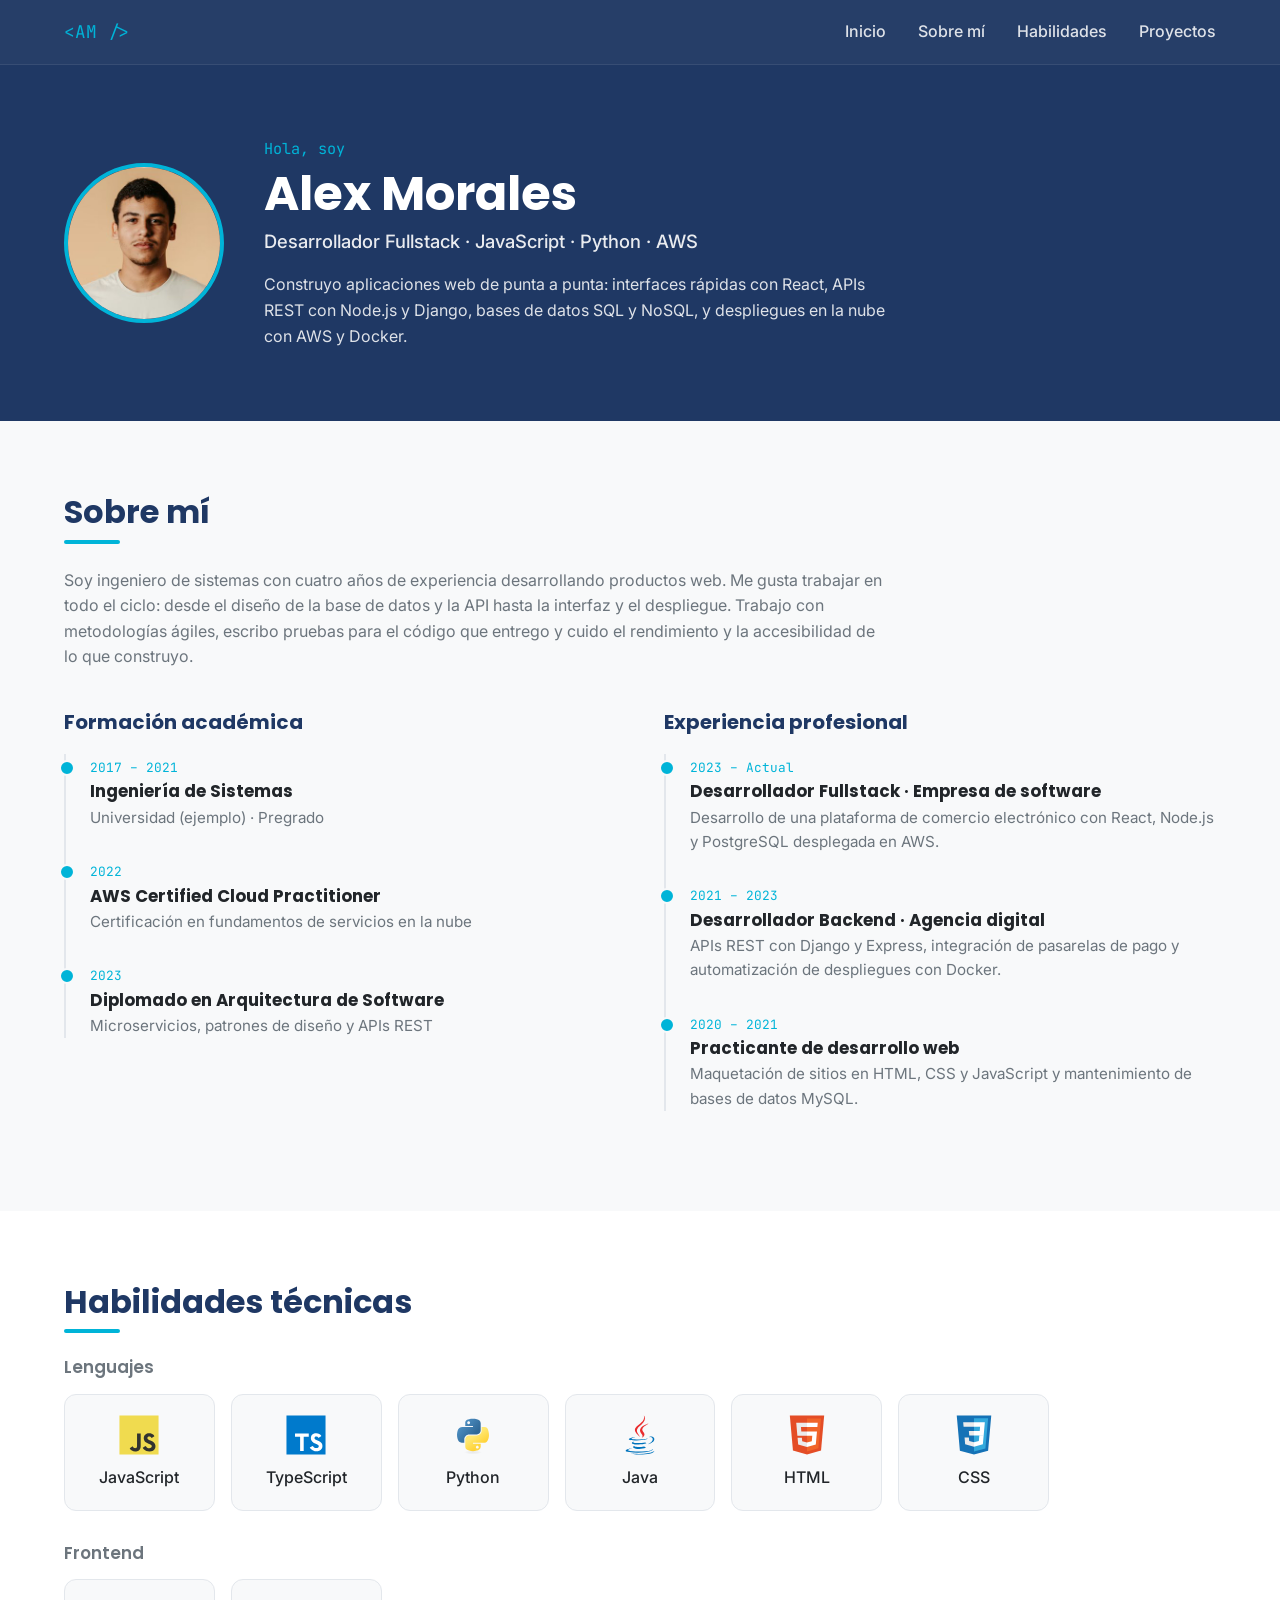
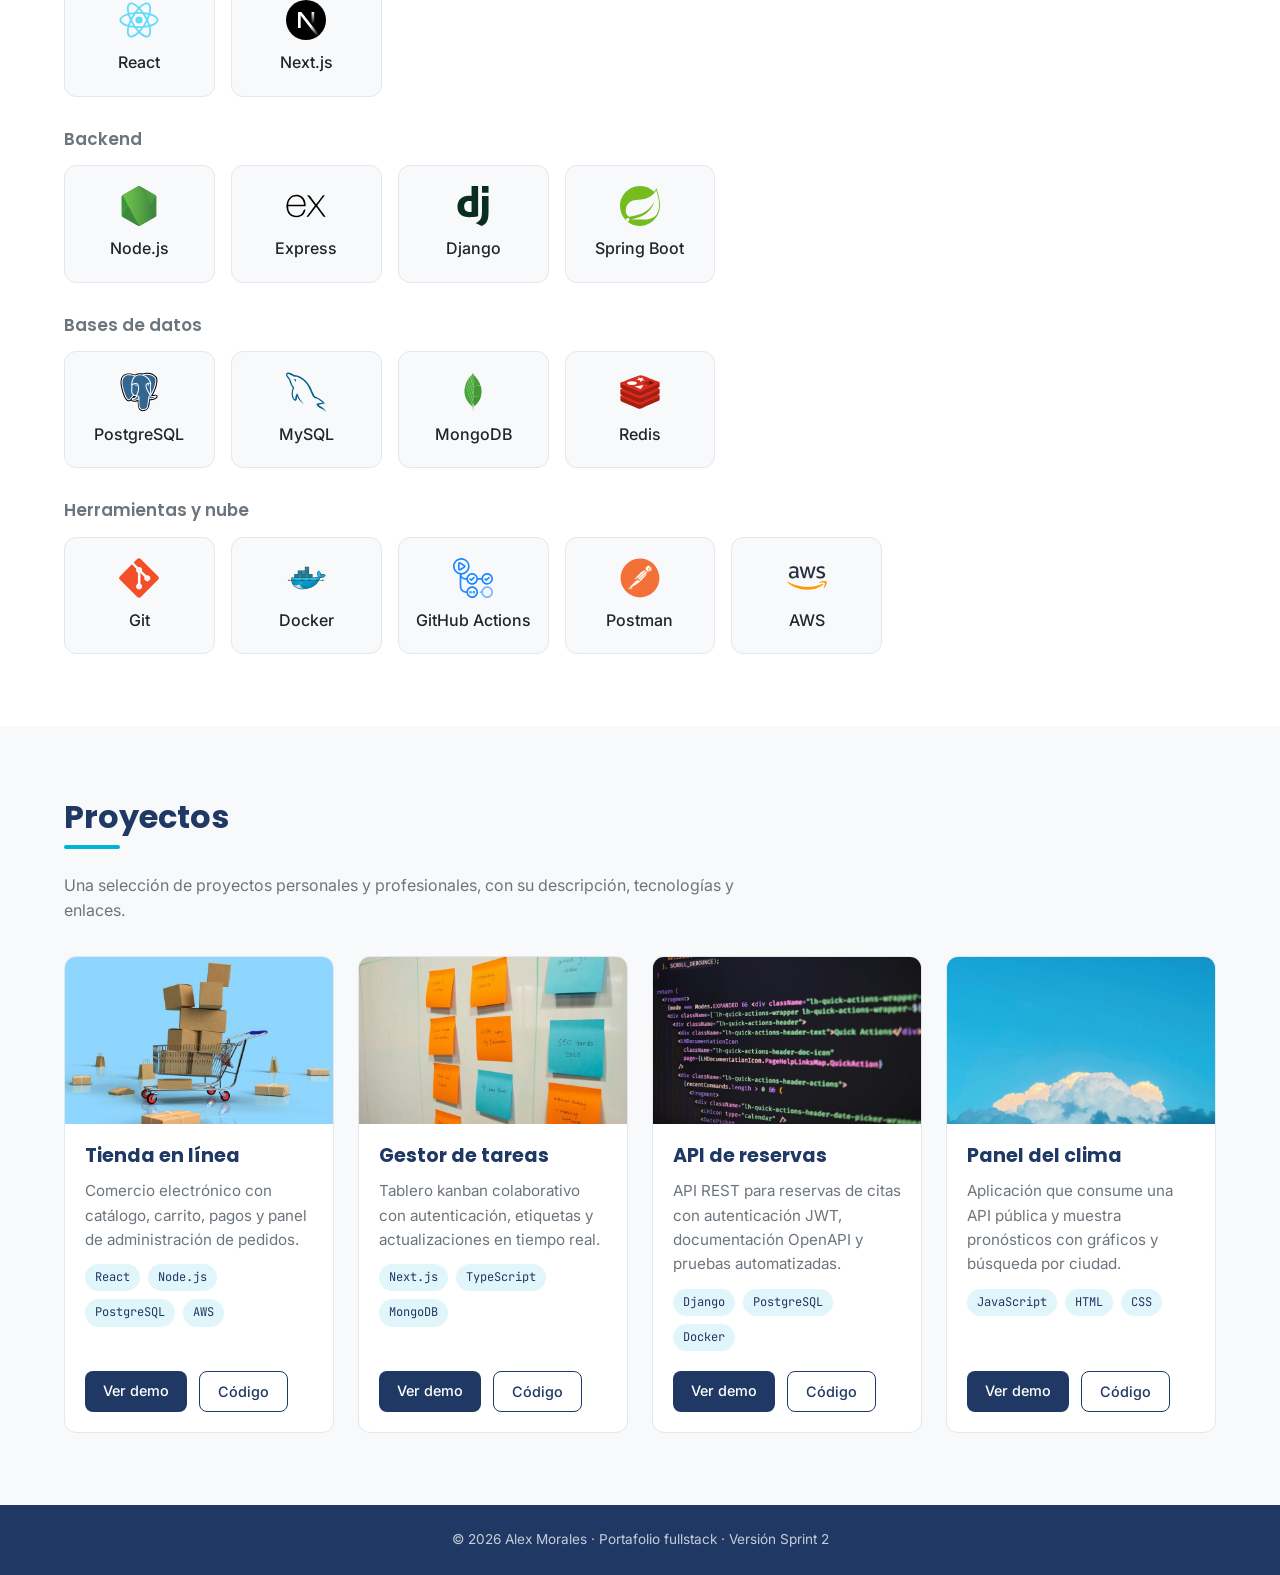
<file: portafolio/index.html>
<!DOCTYPE html>
<html lang="es">
<head>
  <meta charset="UTF-8">
  <meta name="viewport" content="width=device-width, initial-scale=1.0">
  <link rel="icon" type="image/svg+xml" href="img/favicon.svg">
  <title>Alex Morales · Desarrollador Fullstack</title>
  <meta name="description" content="Portafolio profesional de Alex Morales, desarrollador fullstack (perfil de ejemplo).">
  <link rel="preconnect" href="https://fonts.googleapis.com">
  <link rel="preconnect" href="https://fonts.gstatic.com" crossorigin>
  <link href="https://fonts.googleapis.com/css2?family=Inter:wght@400;500&family=JetBrains+Mono:wght@400&family=Poppins:wght@600;700&display=swap" rel="stylesheet">
  <link rel="stylesheet" href="css/styles.css">
</head>
<body>

  <!-- HU05 · Navegación -->
  <nav class="nav" aria-label="Navegación principal">
    <div class="contenedor nav__contenido">
      <a class="nav__marca" href="#inicio">&lt;AM /&gt;</a>
      <button class="nav__boton" type="button" aria-expanded="false" aria-controls="menu" aria-label="Abrir menú">
        <span></span><span></span><span></span>
      </button>
      <ul class="nav__menu" id="menu">
        <li><a href="#inicio">Inicio</a></li>
        <li><a href="#sobre-mi">Sobre mí</a></li>
        <li><a href="#habilidades">Habilidades</a></li>
        <li><a href="#proyectos">Proyectos</a></li>
      </ul>
    </div>
  </nav>

  <!-- HU01 · Encabezado: nombre, descripción profesional y avatar -->
  <header class="hero" id="inicio">
    <div class="contenedor hero__contenido">
      <img class="hero__avatar" src="img/alex.jpg" alt="Foto de Alex Morales" width="160" height="160">
      <div>
        <p class="hero__saludo">Hola, soy</p>
        <h1 class="hero__nombre">Alex Morales</h1>
        <p class="hero__rol">Desarrollador Fullstack · JavaScript · Python · AWS</p>
        <p class="hero__descripcion">
          Construyo aplicaciones web de punta a punta: interfaces rápidas con React, APIs REST con
          Node.js y Django, bases de datos SQL y NoSQL, y despliegues en la nube con AWS y Docker.
        </p>
      </div>
    </div>
  </header>

  <main>
    <!-- HU02 · Perfil profesional -->
    <section class="seccion" id="sobre-mi">
      <div class="contenedor">
        <h2 class="seccion__titulo">Sobre mí</h2>
        <p class="sobre-mi__resumen">
          Soy ingeniero de sistemas con cuatro años de experiencia desarrollando productos web. Me gusta trabajar
          en todo el ciclo: desde el diseño de la base de datos y la API hasta la interfaz y el despliegue.
          Trabajo con metodologías ágiles, escribo pruebas para el código que entrego y cuido el rendimiento
          y la accesibilidad de lo que construyo.
        </p>

        <div class="sobre-mi__columnas">
          <div>
            <h3 class="sobre-mi__subtitulo">Formación académica</h3>
            <ol class="linea-tiempo">
              <li class="linea-tiempo__item">
                <span class="linea-tiempo__fecha">2017 – 2021</span>
                <h4>Ingeniería de Sistemas</h4>
                <p>Universidad (ejemplo) · Pregrado</p>
              </li>
              <li class="linea-tiempo__item">
                <span class="linea-tiempo__fecha">2022</span>
                <h4>AWS Certified Cloud Practitioner</h4>
                <p>Certificación en fundamentos de servicios en la nube</p>
              </li>
              <li class="linea-tiempo__item">
                <span class="linea-tiempo__fecha">2023</span>
                <h4>Diplomado en Arquitectura de Software</h4>
                <p>Microservicios, patrones de diseño y APIs REST</p>
              </li>
            </ol>
          </div>

          <div>
            <h3 class="sobre-mi__subtitulo">Experiencia profesional</h3>
            <ol class="linea-tiempo">
              <li class="linea-tiempo__item">
                <span class="linea-tiempo__fecha">2023 – Actual</span>
                <h4>Desarrollador Fullstack · Empresa de software</h4>
                <p>Desarrollo de una plataforma de comercio electrónico con React, Node.js y PostgreSQL desplegada en AWS.</p>
              </li>
              <li class="linea-tiempo__item">
                <span class="linea-tiempo__fecha">2021 – 2023</span>
                <h4>Desarrollador Backend · Agencia digital</h4>
                <p>APIs REST con Django y Express, integración de pasarelas de pago y automatización de despliegues con Docker.</p>
              </li>
              <li class="linea-tiempo__item">
                <span class="linea-tiempo__fecha">2020 – 2021</span>
                <h4>Practicante de desarrollo web</h4>
                <p>Maquetación de sitios en HTML, CSS y JavaScript y mantenimiento de bases de datos MySQL.</p>
              </li>
            </ol>
          </div>
        </div>
      </div>
    </section>

    <!-- HU03 · Habilidades técnicas -->
    <section class="seccion seccion--alterna" id="habilidades">
      <div class="contenedor">
        <h2 class="seccion__titulo">Habilidades técnicas</h2>

        <h3 class="categoria">Lenguajes</h3>
        <ul class="tarjetas">
          <li class="tarjeta"><img src="img/icons/javascript.svg" alt="" width="40" height="40"><span>JavaScript</span></li>
          <li class="tarjeta"><img src="img/icons/typescript.svg" alt="" width="40" height="40"><span>TypeScript</span></li>
          <li class="tarjeta"><img src="img/icons/python.svg" alt="" width="40" height="40"><span>Python</span></li>
          <li class="tarjeta"><img src="img/icons/java.svg" alt="" width="40" height="40"><span>Java</span></li>
          <li class="tarjeta"><img src="img/icons/html5.svg" alt="" width="40" height="40"><span>HTML</span></li>
          <li class="tarjeta"><img src="img/icons/css3.svg" alt="" width="40" height="40"><span>CSS</span></li>
        </ul>

        <h3 class="categoria">Frontend</h3>
        <ul class="tarjetas">
          <li class="tarjeta"><img src="img/icons/react.svg" alt="" width="40" height="40"><span>React</span></li>
          <li class="tarjeta"><img src="img/icons/nextjs.svg" alt="" width="40" height="40"><span>Next.js</span></li>
        </ul>

        <h3 class="categoria">Backend</h3>
        <ul class="tarjetas">
          <li class="tarjeta"><img src="img/icons/nodejs.svg" alt="" width="40" height="40"><span>Node.js</span></li>
          <li class="tarjeta"><img src="img/icons/express.svg" alt="" width="40" height="40"><span>Express</span></li>
          <li class="tarjeta"><img src="img/icons/django.svg" alt="" width="40" height="40"><span>Django</span></li>
          <li class="tarjeta"><img src="img/icons/spring.svg" alt="" width="40" height="40"><span>Spring Boot</span></li>
        </ul>

        <h3 class="categoria">Bases de datos</h3>
        <ul class="tarjetas">
          <li class="tarjeta"><img src="img/icons/postgresql.svg" alt="" width="40" height="40"><span>PostgreSQL</span></li>
          <li class="tarjeta"><img src="img/icons/mysql.svg" alt="" width="40" height="40"><span>MySQL</span></li>
          <li class="tarjeta"><img src="img/icons/mongodb.svg" alt="" width="40" height="40"><span>MongoDB</span></li>
          <li class="tarjeta"><img src="img/icons/redis.svg" alt="" width="40" height="40"><span>Redis</span></li>
        </ul>

        <h3 class="categoria">Herramientas y nube</h3>
        <ul class="tarjetas">
          <li class="tarjeta"><img src="img/icons/git.svg" alt="" width="40" height="40"><span>Git</span></li>
          <li class="tarjeta"><img src="img/icons/docker.svg" alt="" width="40" height="40"><span>Docker</span></li>
          <li class="tarjeta"><img src="img/icons/githubactions.svg" alt="" width="40" height="40"><span>GitHub Actions</span></li>
          <li class="tarjeta"><img src="img/icons/postman.svg" alt="" width="40" height="40"><span>Postman</span></li>
          <li class="tarjeta"><img src="img/icons/amazonwebservices.svg" alt="" width="40" height="40"><span>AWS</span></li>
        </ul>
      </div>
    </section>
    <!-- Fotos de proyectos: Unsplash (licencia Unsplash). Tienda: Shutter Speed · Tareas: Paymo
         API: Rahul Mishra · Clima: Kevin Rajaram. Optimizadas a 800x500 px. -->
    <!-- HU04 · Portafolio de proyectos -->
    <section class="seccion" id="proyectos">
      <div class="contenedor">
        <h2 class="seccion__titulo">Proyectos</h2>
        <p class="seccion__intro">Una selección de proyectos personales y profesionales, con su descripción, tecnologías y enlaces.</p>
        <div class="proyectos">
          <article class="proyecto">
            <img class="proyecto__imagen" src="img/proyectos/tienda.jpg" alt="Vista previa de Tienda en línea" width="320" height="200" loading="lazy">
            <div class="proyecto__cuerpo">
              <h3 class="proyecto__titulo">Tienda en línea</h3>
              <p class="proyecto__descripcion">Comercio electrónico con catálogo, carrito, pagos y panel de administración de pedidos.</p>
              <ul class="proyecto__tecnologias"><li>React</li><li>Node.js</li><li>PostgreSQL</li><li>AWS</li></ul>
              <div class="proyecto__enlaces">
                <a class="boton boton--primario" href="demos/tienda.html" target="_blank" rel="noopener">Ver demo</a>
                <a class="boton boton--secundario" href="codigo/tienda.html" target="_blank" rel="noopener">Código</a>
              </div>
            </div>
          </article>
          <article class="proyecto">
            <img class="proyecto__imagen" src="img/proyectos/tareas.jpg" alt="Vista previa de Gestor de tareas" width="320" height="200" loading="lazy">
            <div class="proyecto__cuerpo">
              <h3 class="proyecto__titulo">Gestor de tareas</h3>
              <p class="proyecto__descripcion">Tablero kanban colaborativo con autenticación, etiquetas y actualizaciones en tiempo real.</p>
              <ul class="proyecto__tecnologias"><li>Next.js</li><li>TypeScript</li><li>MongoDB</li></ul>
              <div class="proyecto__enlaces">
                <a class="boton boton--primario" href="demos/tareas.html" target="_blank" rel="noopener">Ver demo</a>
                <a class="boton boton--secundario" href="codigo/tareas.html" target="_blank" rel="noopener">Código</a>
              </div>
            </div>
          </article>
          <article class="proyecto">
            <img class="proyecto__imagen" src="img/proyectos/api.jpg" alt="Vista previa de API de reservas" width="320" height="200" loading="lazy">
            <div class="proyecto__cuerpo">
              <h3 class="proyecto__titulo">API de reservas</h3>
              <p class="proyecto__descripcion">API REST para reservas de citas con autenticación JWT, documentación OpenAPI y pruebas automatizadas.</p>
              <ul class="proyecto__tecnologias"><li>Django</li><li>PostgreSQL</li><li>Docker</li></ul>
              <div class="proyecto__enlaces">
                <a class="boton boton--primario" href="demos/api.html" target="_blank" rel="noopener">Ver demo</a>
                <a class="boton boton--secundario" href="codigo/api.html" target="_blank" rel="noopener">Código</a>
              </div>
            </div>
          </article>
          <article class="proyecto">
            <img class="proyecto__imagen" src="img/proyectos/clima.jpg" alt="Vista previa de Panel del clima" width="320" height="200" loading="lazy">
            <div class="proyecto__cuerpo">
              <h3 class="proyecto__titulo">Panel del clima</h3>
              <p class="proyecto__descripcion">Aplicación que consume una API pública y muestra pronósticos con gráficos y búsqueda por ciudad.</p>
              <ul class="proyecto__tecnologias"><li>JavaScript</li><li>HTML</li><li>CSS</li></ul>
              <div class="proyecto__enlaces">
                <a class="boton boton--primario" href="demos/clima.html" target="_blank" rel="noopener">Ver demo</a>
                <a class="boton boton--secundario" href="codigo/clima.html" target="_blank" rel="noopener">Código</a>
              </div>
            </div>
          </article>
        </div>
      </div>
    </section>
  </main>

  <footer class="pie">
    <p>© 2026 Alex Morales · Portafolio fullstack · Versión Sprint 2</p>
  </footer>

  <script src="js/main.js"></script>
</body>
</html>
</file>
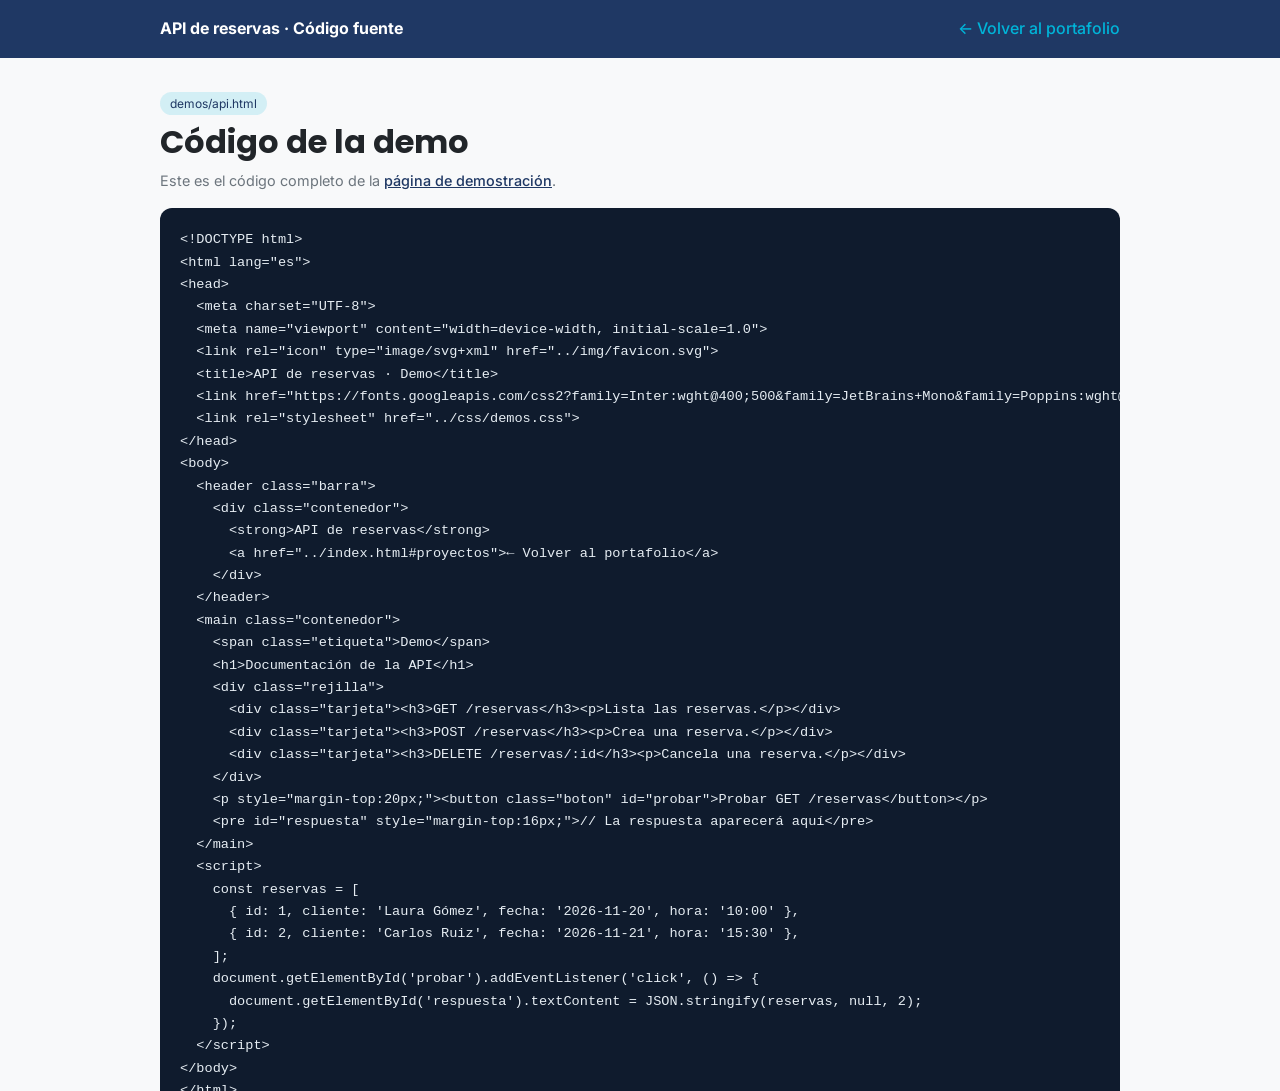
<file: portafolio/codigo/api.html>
<!DOCTYPE html>
<html lang="es">
<head>
  <meta charset="UTF-8">
  <meta name="viewport" content="width=device-width, initial-scale=1.0">
  <link rel="icon" type="image/svg+xml" href="../img/favicon.svg">
  <title>API de reservas · Código</title>
  <link href="https://fonts.googleapis.com/css2?family=Inter:wght@400;500&family=JetBrains+Mono&family=Poppins:wght@600&display=swap" rel="stylesheet">
  <link rel="stylesheet" href="../css/demos.css">
</head>
<body>
  <header class="barra">
    <div class="contenedor">
      <strong>API de reservas · Código fuente</strong>
      <a href="../index.html#proyectos">← Volver al portafolio</a>
    </div>
  </header>
  <main class="contenedor">
    <span class="etiqueta">demos/api.html</span>
    <h1>Código de la demo</h1>
    <p class="nota">Este es el código completo de la <a href="../demos/api.html">página de demostración</a>.</p>
    <pre style="margin-top:16px;"><code>&lt;!DOCTYPE html&gt;
&lt;html lang=&quot;es&quot;&gt;
&lt;head&gt;
  &lt;meta charset=&quot;UTF-8&quot;&gt;
  &lt;meta name=&quot;viewport&quot; content=&quot;width=device-width, initial-scale=1.0&quot;&gt;
  &lt;link rel=&quot;icon&quot; type=&quot;image/svg+xml&quot; href=&quot;../img/favicon.svg&quot;&gt;
  &lt;title&gt;API de reservas · Demo&lt;/title&gt;
  &lt;link href=&quot;https://fonts.googleapis.com/css2?family=Inter:wght@400;500&amp;family=JetBrains+Mono&amp;family=Poppins:wght@600&amp;display=swap&quot; rel=&quot;stylesheet&quot;&gt;
  &lt;link rel=&quot;stylesheet&quot; href=&quot;../css/demos.css&quot;&gt;
&lt;/head&gt;
&lt;body&gt;
  &lt;header class=&quot;barra&quot;&gt;
    &lt;div class=&quot;contenedor&quot;&gt;
      &lt;strong&gt;API de reservas&lt;/strong&gt;
      &lt;a href=&quot;../index.html#proyectos&quot;&gt;← Volver al portafolio&lt;/a&gt;
    &lt;/div&gt;
  &lt;/header&gt;
  &lt;main class=&quot;contenedor&quot;&gt;
    &lt;span class=&quot;etiqueta&quot;&gt;Demo&lt;/span&gt;
    &lt;h1&gt;Documentación de la API&lt;/h1&gt;
    &lt;div class=&quot;rejilla&quot;&gt;
      &lt;div class=&quot;tarjeta&quot;&gt;&lt;h3&gt;GET /reservas&lt;/h3&gt;&lt;p&gt;Lista las reservas.&lt;/p&gt;&lt;/div&gt;
      &lt;div class=&quot;tarjeta&quot;&gt;&lt;h3&gt;POST /reservas&lt;/h3&gt;&lt;p&gt;Crea una reserva.&lt;/p&gt;&lt;/div&gt;
      &lt;div class=&quot;tarjeta&quot;&gt;&lt;h3&gt;DELETE /reservas/:id&lt;/h3&gt;&lt;p&gt;Cancela una reserva.&lt;/p&gt;&lt;/div&gt;
    &lt;/div&gt;
    &lt;p style=&quot;margin-top:20px;&quot;&gt;&lt;button class=&quot;boton&quot; id=&quot;probar&quot;&gt;Probar GET /reservas&lt;/button&gt;&lt;/p&gt;
    &lt;pre id=&quot;respuesta&quot; style=&quot;margin-top:16px;&quot;&gt;// La respuesta aparecerá aquí&lt;/pre&gt;
  &lt;/main&gt;
  &lt;script&gt;
    const reservas = [
      { id: 1, cliente: &#x27;Laura Gómez&#x27;, fecha: &#x27;2026-11-20&#x27;, hora: &#x27;10:00&#x27; },
      { id: 2, cliente: &#x27;Carlos Ruiz&#x27;, fecha: &#x27;2026-11-21&#x27;, hora: &#x27;15:30&#x27; },
    ];
    document.getElementById(&#x27;probar&#x27;).addEventListener(&#x27;click&#x27;, () =&gt; {
      document.getElementById(&#x27;respuesta&#x27;).textContent = JSON.stringify(reservas, null, 2);
    });
  &lt;/script&gt;
&lt;/body&gt;
&lt;/html&gt;
</code></pre>
  </main>
</body>
</html>
</file>
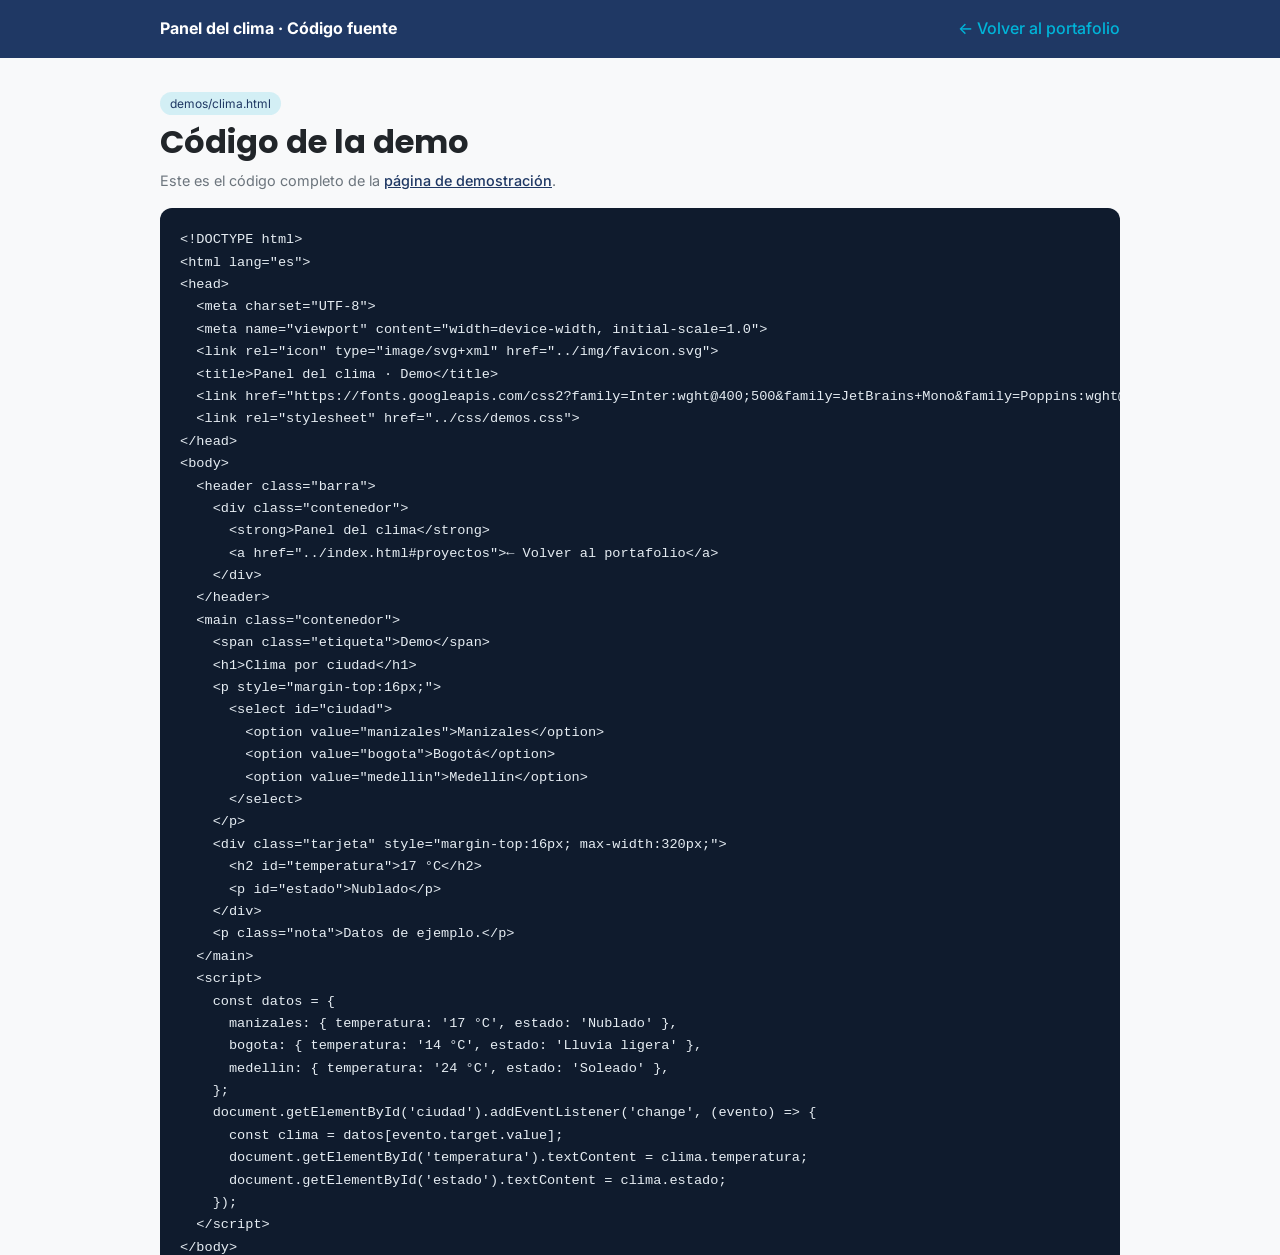
<file: portafolio/codigo/clima.html>
<!DOCTYPE html>
<html lang="es">
<head>
  <meta charset="UTF-8">
  <meta name="viewport" content="width=device-width, initial-scale=1.0">
  <link rel="icon" type="image/svg+xml" href="../img/favicon.svg">
  <title>Panel del clima · Código</title>
  <link href="https://fonts.googleapis.com/css2?family=Inter:wght@400;500&family=JetBrains+Mono&family=Poppins:wght@600&display=swap" rel="stylesheet">
  <link rel="stylesheet" href="../css/demos.css">
</head>
<body>
  <header class="barra">
    <div class="contenedor">
      <strong>Panel del clima · Código fuente</strong>
      <a href="../index.html#proyectos">← Volver al portafolio</a>
    </div>
  </header>
  <main class="contenedor">
    <span class="etiqueta">demos/clima.html</span>
    <h1>Código de la demo</h1>
    <p class="nota">Este es el código completo de la <a href="../demos/clima.html">página de demostración</a>.</p>
    <pre style="margin-top:16px;"><code>&lt;!DOCTYPE html&gt;
&lt;html lang=&quot;es&quot;&gt;
&lt;head&gt;
  &lt;meta charset=&quot;UTF-8&quot;&gt;
  &lt;meta name=&quot;viewport&quot; content=&quot;width=device-width, initial-scale=1.0&quot;&gt;
  &lt;link rel=&quot;icon&quot; type=&quot;image/svg+xml&quot; href=&quot;../img/favicon.svg&quot;&gt;
  &lt;title&gt;Panel del clima · Demo&lt;/title&gt;
  &lt;link href=&quot;https://fonts.googleapis.com/css2?family=Inter:wght@400;500&amp;family=JetBrains+Mono&amp;family=Poppins:wght@600&amp;display=swap&quot; rel=&quot;stylesheet&quot;&gt;
  &lt;link rel=&quot;stylesheet&quot; href=&quot;../css/demos.css&quot;&gt;
&lt;/head&gt;
&lt;body&gt;
  &lt;header class=&quot;barra&quot;&gt;
    &lt;div class=&quot;contenedor&quot;&gt;
      &lt;strong&gt;Panel del clima&lt;/strong&gt;
      &lt;a href=&quot;../index.html#proyectos&quot;&gt;← Volver al portafolio&lt;/a&gt;
    &lt;/div&gt;
  &lt;/header&gt;
  &lt;main class=&quot;contenedor&quot;&gt;
    &lt;span class=&quot;etiqueta&quot;&gt;Demo&lt;/span&gt;
    &lt;h1&gt;Clima por ciudad&lt;/h1&gt;
    &lt;p style=&quot;margin-top:16px;&quot;&gt;
      &lt;select id=&quot;ciudad&quot;&gt;
        &lt;option value=&quot;manizales&quot;&gt;Manizales&lt;/option&gt;
        &lt;option value=&quot;bogota&quot;&gt;Bogotá&lt;/option&gt;
        &lt;option value=&quot;medellin&quot;&gt;Medellín&lt;/option&gt;
      &lt;/select&gt;
    &lt;/p&gt;
    &lt;div class=&quot;tarjeta&quot; style=&quot;margin-top:16px; max-width:320px;&quot;&gt;
      &lt;h2 id=&quot;temperatura&quot;&gt;17 °C&lt;/h2&gt;
      &lt;p id=&quot;estado&quot;&gt;Nublado&lt;/p&gt;
    &lt;/div&gt;
    &lt;p class=&quot;nota&quot;&gt;Datos de ejemplo.&lt;/p&gt;
  &lt;/main&gt;
  &lt;script&gt;
    const datos = {
      manizales: { temperatura: &#x27;17 °C&#x27;, estado: &#x27;Nublado&#x27; },
      bogota: { temperatura: &#x27;14 °C&#x27;, estado: &#x27;Lluvia ligera&#x27; },
      medellin: { temperatura: &#x27;24 °C&#x27;, estado: &#x27;Soleado&#x27; },
    };
    document.getElementById(&#x27;ciudad&#x27;).addEventListener(&#x27;change&#x27;, (evento) =&gt; {
      const clima = datos[evento.target.value];
      document.getElementById(&#x27;temperatura&#x27;).textContent = clima.temperatura;
      document.getElementById(&#x27;estado&#x27;).textContent = clima.estado;
    });
  &lt;/script&gt;
&lt;/body&gt;
&lt;/html&gt;
</code></pre>
  </main>
</body>
</html>
</file>
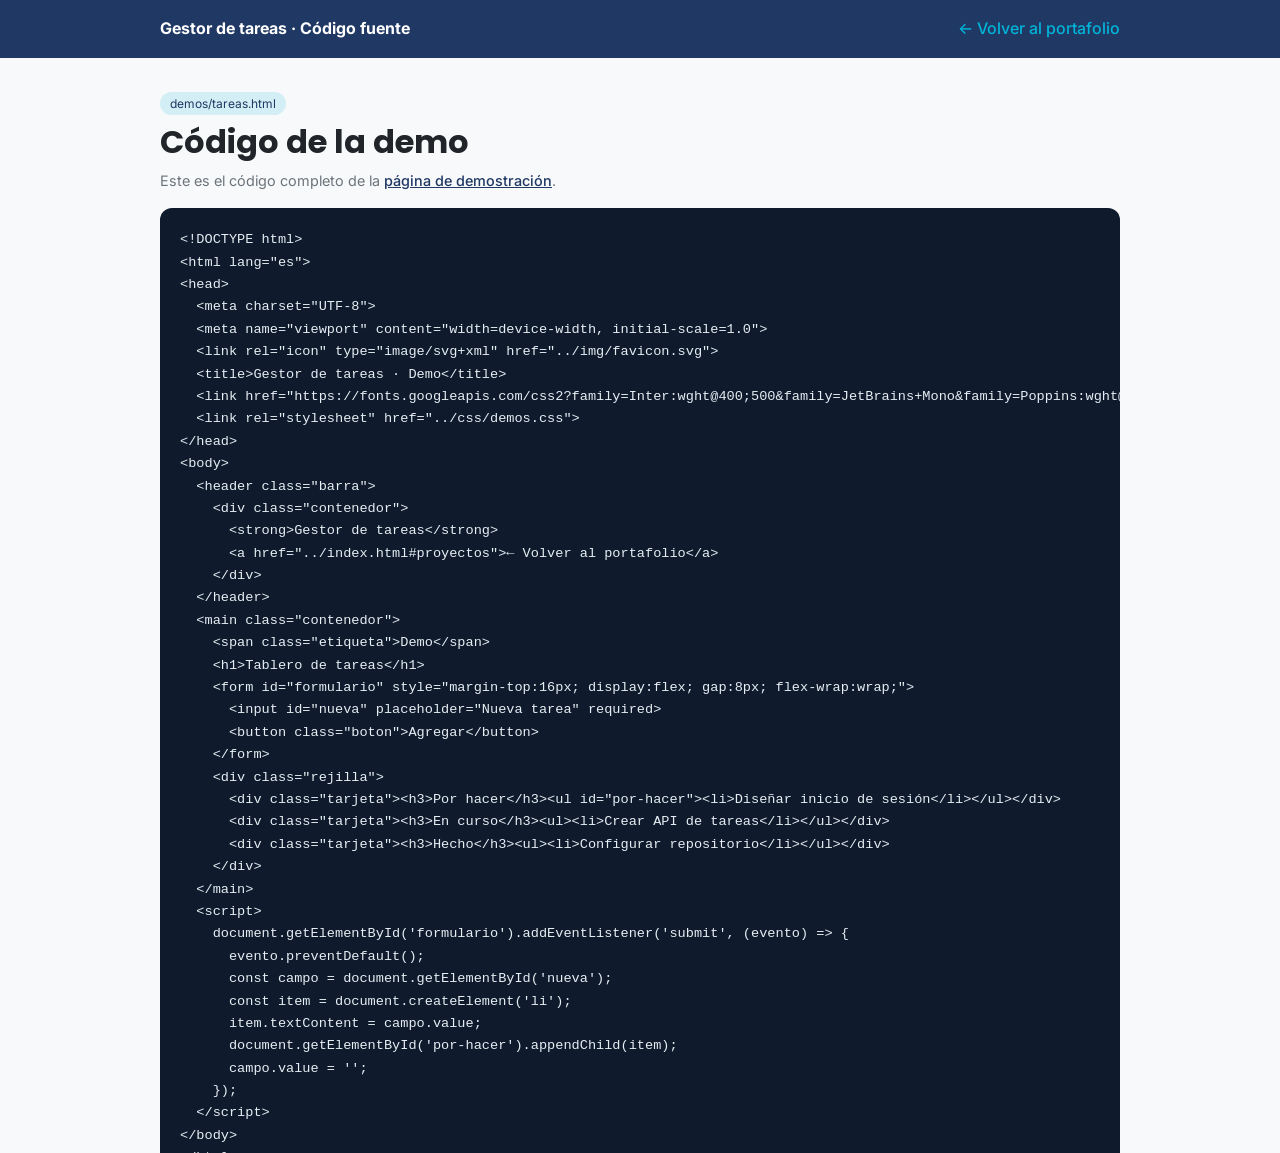
<file: portafolio/codigo/tareas.html>
<!DOCTYPE html>
<html lang="es">
<head>
  <meta charset="UTF-8">
  <meta name="viewport" content="width=device-width, initial-scale=1.0">
  <link rel="icon" type="image/svg+xml" href="../img/favicon.svg">
  <title>Gestor de tareas · Código</title>
  <link href="https://fonts.googleapis.com/css2?family=Inter:wght@400;500&family=JetBrains+Mono&family=Poppins:wght@600&display=swap" rel="stylesheet">
  <link rel="stylesheet" href="../css/demos.css">
</head>
<body>
  <header class="barra">
    <div class="contenedor">
      <strong>Gestor de tareas · Código fuente</strong>
      <a href="../index.html#proyectos">← Volver al portafolio</a>
    </div>
  </header>
  <main class="contenedor">
    <span class="etiqueta">demos/tareas.html</span>
    <h1>Código de la demo</h1>
    <p class="nota">Este es el código completo de la <a href="../demos/tareas.html">página de demostración</a>.</p>
    <pre style="margin-top:16px;"><code>&lt;!DOCTYPE html&gt;
&lt;html lang=&quot;es&quot;&gt;
&lt;head&gt;
  &lt;meta charset=&quot;UTF-8&quot;&gt;
  &lt;meta name=&quot;viewport&quot; content=&quot;width=device-width, initial-scale=1.0&quot;&gt;
  &lt;link rel=&quot;icon&quot; type=&quot;image/svg+xml&quot; href=&quot;../img/favicon.svg&quot;&gt;
  &lt;title&gt;Gestor de tareas · Demo&lt;/title&gt;
  &lt;link href=&quot;https://fonts.googleapis.com/css2?family=Inter:wght@400;500&amp;family=JetBrains+Mono&amp;family=Poppins:wght@600&amp;display=swap&quot; rel=&quot;stylesheet&quot;&gt;
  &lt;link rel=&quot;stylesheet&quot; href=&quot;../css/demos.css&quot;&gt;
&lt;/head&gt;
&lt;body&gt;
  &lt;header class=&quot;barra&quot;&gt;
    &lt;div class=&quot;contenedor&quot;&gt;
      &lt;strong&gt;Gestor de tareas&lt;/strong&gt;
      &lt;a href=&quot;../index.html#proyectos&quot;&gt;← Volver al portafolio&lt;/a&gt;
    &lt;/div&gt;
  &lt;/header&gt;
  &lt;main class=&quot;contenedor&quot;&gt;
    &lt;span class=&quot;etiqueta&quot;&gt;Demo&lt;/span&gt;
    &lt;h1&gt;Tablero de tareas&lt;/h1&gt;
    &lt;form id=&quot;formulario&quot; style=&quot;margin-top:16px; display:flex; gap:8px; flex-wrap:wrap;&quot;&gt;
      &lt;input id=&quot;nueva&quot; placeholder=&quot;Nueva tarea&quot; required&gt;
      &lt;button class=&quot;boton&quot;&gt;Agregar&lt;/button&gt;
    &lt;/form&gt;
    &lt;div class=&quot;rejilla&quot;&gt;
      &lt;div class=&quot;tarjeta&quot;&gt;&lt;h3&gt;Por hacer&lt;/h3&gt;&lt;ul id=&quot;por-hacer&quot;&gt;&lt;li&gt;Diseñar inicio de sesión&lt;/li&gt;&lt;/ul&gt;&lt;/div&gt;
      &lt;div class=&quot;tarjeta&quot;&gt;&lt;h3&gt;En curso&lt;/h3&gt;&lt;ul&gt;&lt;li&gt;Crear API de tareas&lt;/li&gt;&lt;/ul&gt;&lt;/div&gt;
      &lt;div class=&quot;tarjeta&quot;&gt;&lt;h3&gt;Hecho&lt;/h3&gt;&lt;ul&gt;&lt;li&gt;Configurar repositorio&lt;/li&gt;&lt;/ul&gt;&lt;/div&gt;
    &lt;/div&gt;
  &lt;/main&gt;
  &lt;script&gt;
    document.getElementById(&#x27;formulario&#x27;).addEventListener(&#x27;submit&#x27;, (evento) =&gt; {
      evento.preventDefault();
      const campo = document.getElementById(&#x27;nueva&#x27;);
      const item = document.createElement(&#x27;li&#x27;);
      item.textContent = campo.value;
      document.getElementById(&#x27;por-hacer&#x27;).appendChild(item);
      campo.value = &#x27;&#x27;;
    });
  &lt;/script&gt;
&lt;/body&gt;
&lt;/html&gt;
</code></pre>
  </main>
</body>
</html>
</file>
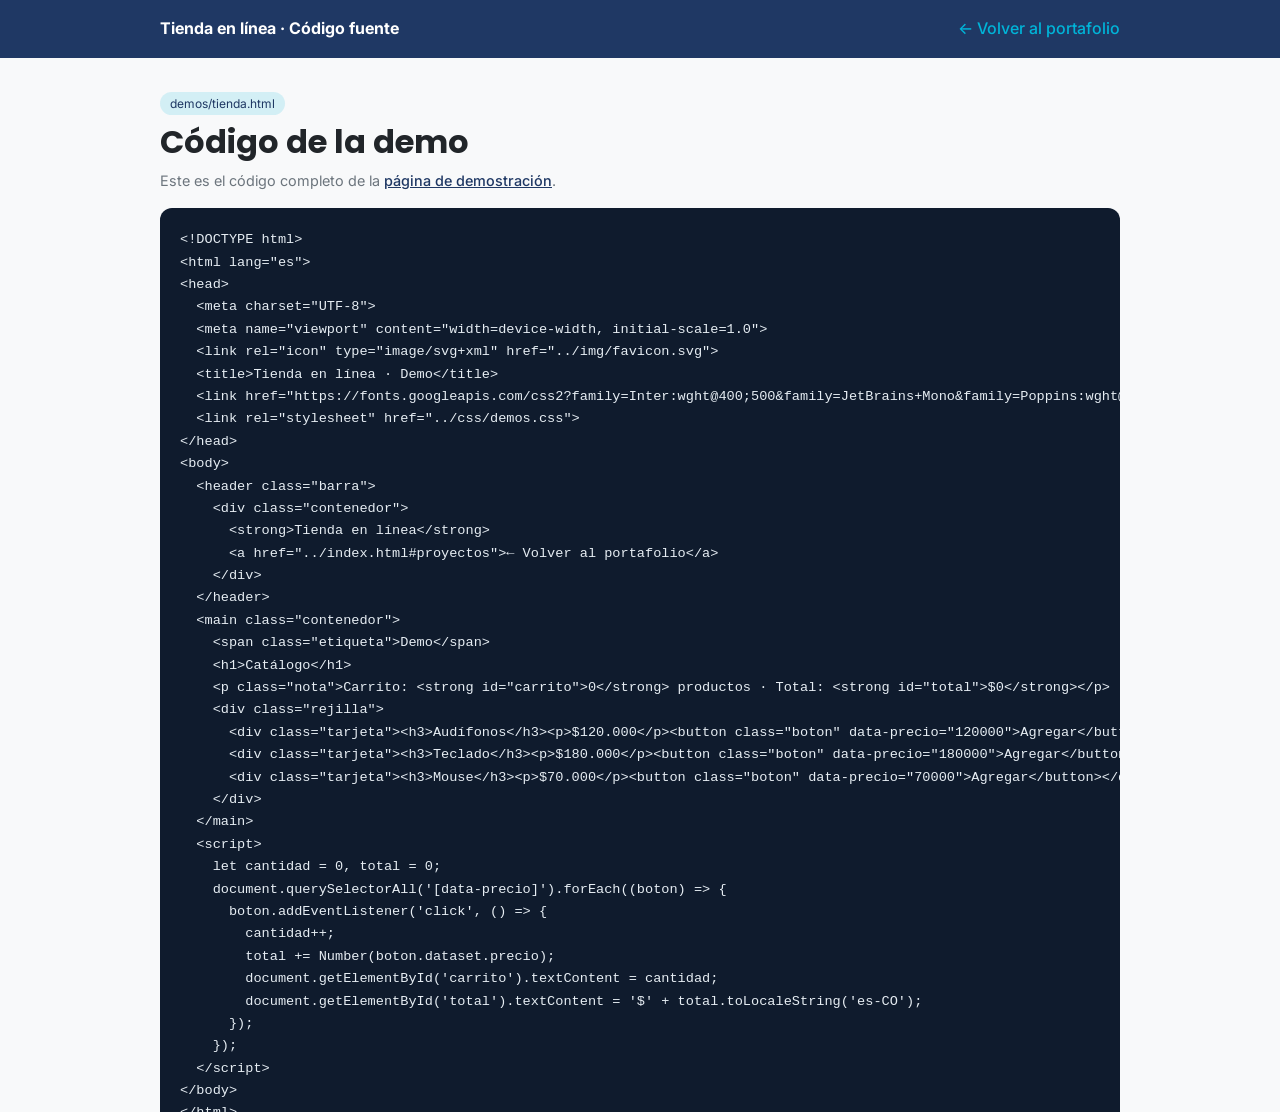
<file: portafolio/codigo/tienda.html>
<!DOCTYPE html>
<html lang="es">
<head>
  <meta charset="UTF-8">
  <meta name="viewport" content="width=device-width, initial-scale=1.0">
  <link rel="icon" type="image/svg+xml" href="../img/favicon.svg">
  <title>Tienda en línea · Código</title>
  <link href="https://fonts.googleapis.com/css2?family=Inter:wght@400;500&family=JetBrains+Mono&family=Poppins:wght@600&display=swap" rel="stylesheet">
  <link rel="stylesheet" href="../css/demos.css">
</head>
<body>
  <header class="barra">
    <div class="contenedor">
      <strong>Tienda en línea · Código fuente</strong>
      <a href="../index.html#proyectos">← Volver al portafolio</a>
    </div>
  </header>
  <main class="contenedor">
    <span class="etiqueta">demos/tienda.html</span>
    <h1>Código de la demo</h1>
    <p class="nota">Este es el código completo de la <a href="../demos/tienda.html">página de demostración</a>.</p>
    <pre style="margin-top:16px;"><code>&lt;!DOCTYPE html&gt;
&lt;html lang=&quot;es&quot;&gt;
&lt;head&gt;
  &lt;meta charset=&quot;UTF-8&quot;&gt;
  &lt;meta name=&quot;viewport&quot; content=&quot;width=device-width, initial-scale=1.0&quot;&gt;
  &lt;link rel=&quot;icon&quot; type=&quot;image/svg+xml&quot; href=&quot;../img/favicon.svg&quot;&gt;
  &lt;title&gt;Tienda en línea · Demo&lt;/title&gt;
  &lt;link href=&quot;https://fonts.googleapis.com/css2?family=Inter:wght@400;500&amp;family=JetBrains+Mono&amp;family=Poppins:wght@600&amp;display=swap&quot; rel=&quot;stylesheet&quot;&gt;
  &lt;link rel=&quot;stylesheet&quot; href=&quot;../css/demos.css&quot;&gt;
&lt;/head&gt;
&lt;body&gt;
  &lt;header class=&quot;barra&quot;&gt;
    &lt;div class=&quot;contenedor&quot;&gt;
      &lt;strong&gt;Tienda en línea&lt;/strong&gt;
      &lt;a href=&quot;../index.html#proyectos&quot;&gt;← Volver al portafolio&lt;/a&gt;
    &lt;/div&gt;
  &lt;/header&gt;
  &lt;main class=&quot;contenedor&quot;&gt;
    &lt;span class=&quot;etiqueta&quot;&gt;Demo&lt;/span&gt;
    &lt;h1&gt;Catálogo&lt;/h1&gt;
    &lt;p class=&quot;nota&quot;&gt;Carrito: &lt;strong id=&quot;carrito&quot;&gt;0&lt;/strong&gt; productos · Total: &lt;strong id=&quot;total&quot;&gt;$0&lt;/strong&gt;&lt;/p&gt;
    &lt;div class=&quot;rejilla&quot;&gt;
      &lt;div class=&quot;tarjeta&quot;&gt;&lt;h3&gt;Audífonos&lt;/h3&gt;&lt;p&gt;$120.000&lt;/p&gt;&lt;button class=&quot;boton&quot; data-precio=&quot;120000&quot;&gt;Agregar&lt;/button&gt;&lt;/div&gt;
      &lt;div class=&quot;tarjeta&quot;&gt;&lt;h3&gt;Teclado&lt;/h3&gt;&lt;p&gt;$180.000&lt;/p&gt;&lt;button class=&quot;boton&quot; data-precio=&quot;180000&quot;&gt;Agregar&lt;/button&gt;&lt;/div&gt;
      &lt;div class=&quot;tarjeta&quot;&gt;&lt;h3&gt;Mouse&lt;/h3&gt;&lt;p&gt;$70.000&lt;/p&gt;&lt;button class=&quot;boton&quot; data-precio=&quot;70000&quot;&gt;Agregar&lt;/button&gt;&lt;/div&gt;
    &lt;/div&gt;
  &lt;/main&gt;
  &lt;script&gt;
    let cantidad = 0, total = 0;
    document.querySelectorAll(&#x27;[data-precio]&#x27;).forEach((boton) =&gt; {
      boton.addEventListener(&#x27;click&#x27;, () =&gt; {
        cantidad++;
        total += Number(boton.dataset.precio);
        document.getElementById(&#x27;carrito&#x27;).textContent = cantidad;
        document.getElementById(&#x27;total&#x27;).textContent = &#x27;$&#x27; + total.toLocaleString(&#x27;es-CO&#x27;);
      });
    });
  &lt;/script&gt;
&lt;/body&gt;
&lt;/html&gt;
</code></pre>
  </main>
</body>
</html>
</file>
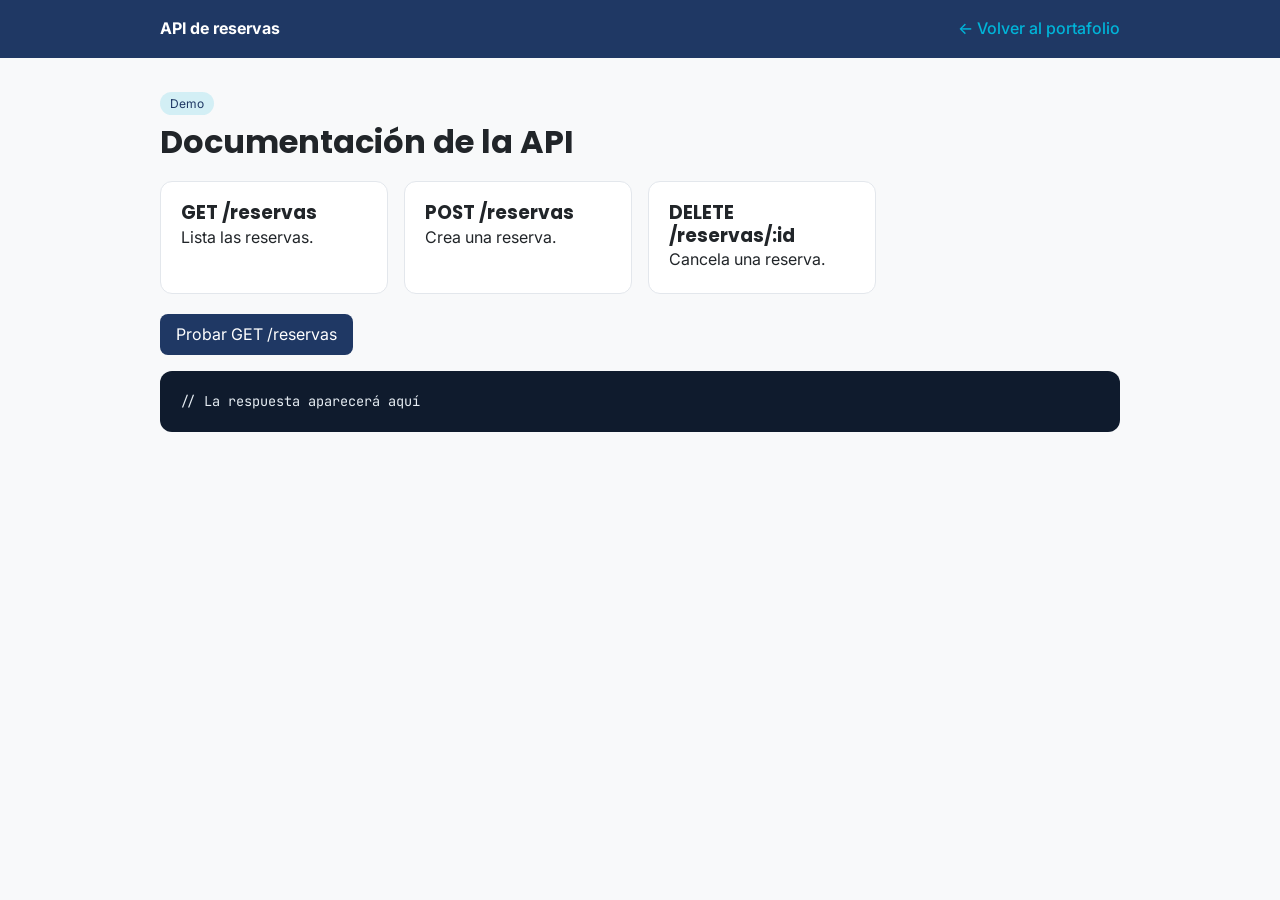
<file: portafolio/demos/api.html>
<!DOCTYPE html>
<html lang="es">
<head>
  <meta charset="UTF-8">
  <meta name="viewport" content="width=device-width, initial-scale=1.0">
  <link rel="icon" type="image/svg+xml" href="../img/favicon.svg">
  <title>API de reservas · Demo</title>
  <link href="https://fonts.googleapis.com/css2?family=Inter:wght@400;500&family=JetBrains+Mono&family=Poppins:wght@600&display=swap" rel="stylesheet">
  <link rel="stylesheet" href="../css/demos.css">
</head>
<body>
  <header class="barra">
    <div class="contenedor">
      <strong>API de reservas</strong>
      <a href="../index.html#proyectos">← Volver al portafolio</a>
    </div>
  </header>
  <main class="contenedor">
    <span class="etiqueta">Demo</span>
    <h1>Documentación de la API</h1>
    <div class="rejilla">
      <div class="tarjeta"><h3>GET /reservas</h3><p>Lista las reservas.</p></div>
      <div class="tarjeta"><h3>POST /reservas</h3><p>Crea una reserva.</p></div>
      <div class="tarjeta"><h3>DELETE /reservas/:id</h3><p>Cancela una reserva.</p></div>
    </div>
    <p style="margin-top:20px;"><button class="boton" id="probar">Probar GET /reservas</button></p>
    <pre id="respuesta" style="margin-top:16px;">// La respuesta aparecerá aquí</pre>
  </main>
  <script>
    const reservas = [
      { id: 1, cliente: 'Laura Gómez', fecha: '2026-11-20', hora: '10:00' },
      { id: 2, cliente: 'Carlos Ruiz', fecha: '2026-11-21', hora: '15:30' },
    ];
    document.getElementById('probar').addEventListener('click', () => {
      document.getElementById('respuesta').textContent = JSON.stringify(reservas, null, 2);
    });
  </script>
</body>
</html>
</file>
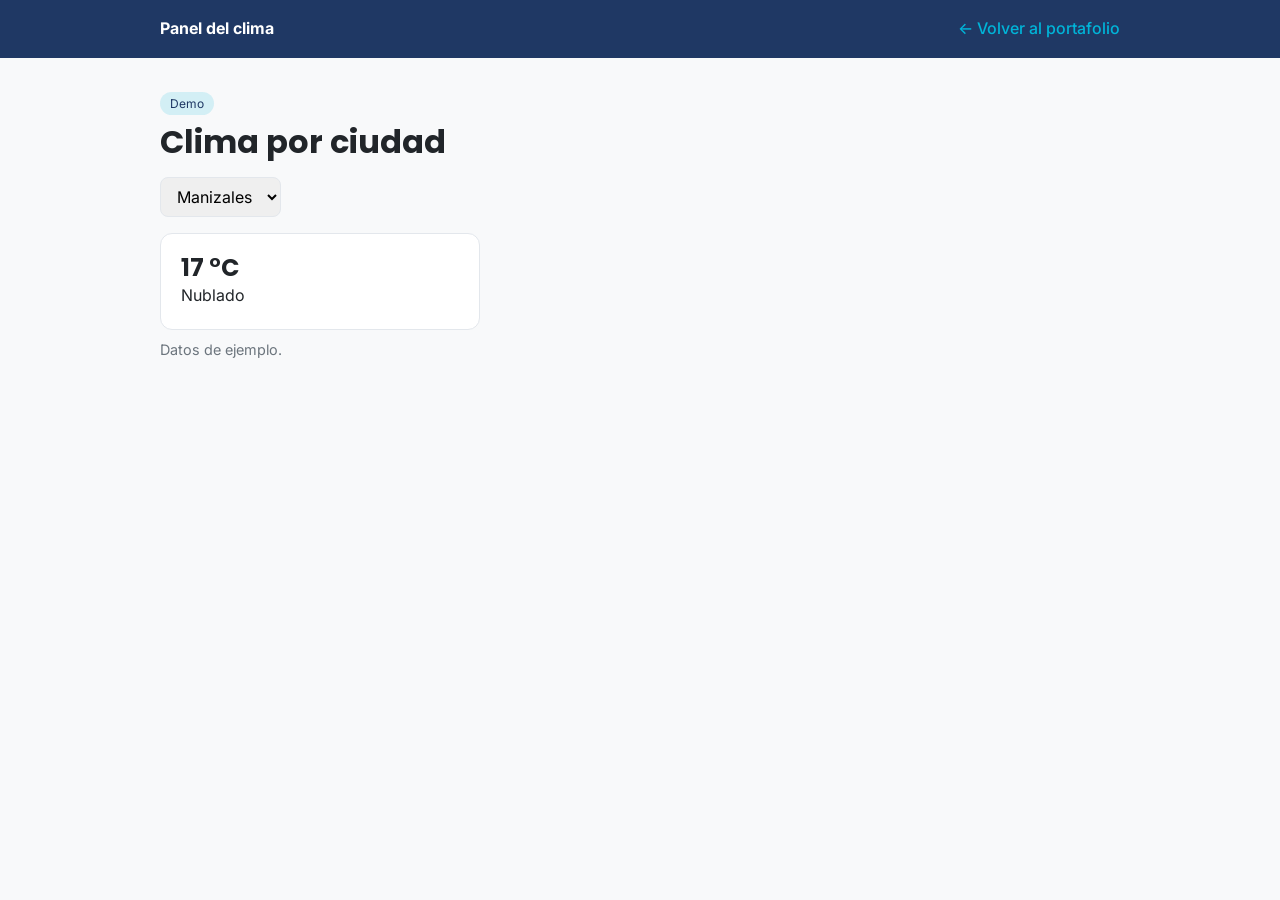
<file: portafolio/demos/clima.html>
<!DOCTYPE html>
<html lang="es">
<head>
  <meta charset="UTF-8">
  <meta name="viewport" content="width=device-width, initial-scale=1.0">
  <link rel="icon" type="image/svg+xml" href="../img/favicon.svg">
  <title>Panel del clima · Demo</title>
  <link href="https://fonts.googleapis.com/css2?family=Inter:wght@400;500&family=JetBrains+Mono&family=Poppins:wght@600&display=swap" rel="stylesheet">
  <link rel="stylesheet" href="../css/demos.css">
</head>
<body>
  <header class="barra">
    <div class="contenedor">
      <strong>Panel del clima</strong>
      <a href="../index.html#proyectos">← Volver al portafolio</a>
    </div>
  </header>
  <main class="contenedor">
    <span class="etiqueta">Demo</span>
    <h1>Clima por ciudad</h1>
    <p style="margin-top:16px;">
      <select id="ciudad">
        <option value="manizales">Manizales</option>
        <option value="bogota">Bogotá</option>
        <option value="medellin">Medellín</option>
      </select>
    </p>
    <div class="tarjeta" style="margin-top:16px; max-width:320px;">
      <h2 id="temperatura">17 °C</h2>
      <p id="estado">Nublado</p>
    </div>
    <p class="nota">Datos de ejemplo.</p>
  </main>
  <script>
    const datos = {
      manizales: { temperatura: '17 °C', estado: 'Nublado' },
      bogota: { temperatura: '14 °C', estado: 'Lluvia ligera' },
      medellin: { temperatura: '24 °C', estado: 'Soleado' },
    };
    document.getElementById('ciudad').addEventListener('change', (evento) => {
      const clima = datos[evento.target.value];
      document.getElementById('temperatura').textContent = clima.temperatura;
      document.getElementById('estado').textContent = clima.estado;
    });
  </script>
</body>
</html>
</file>
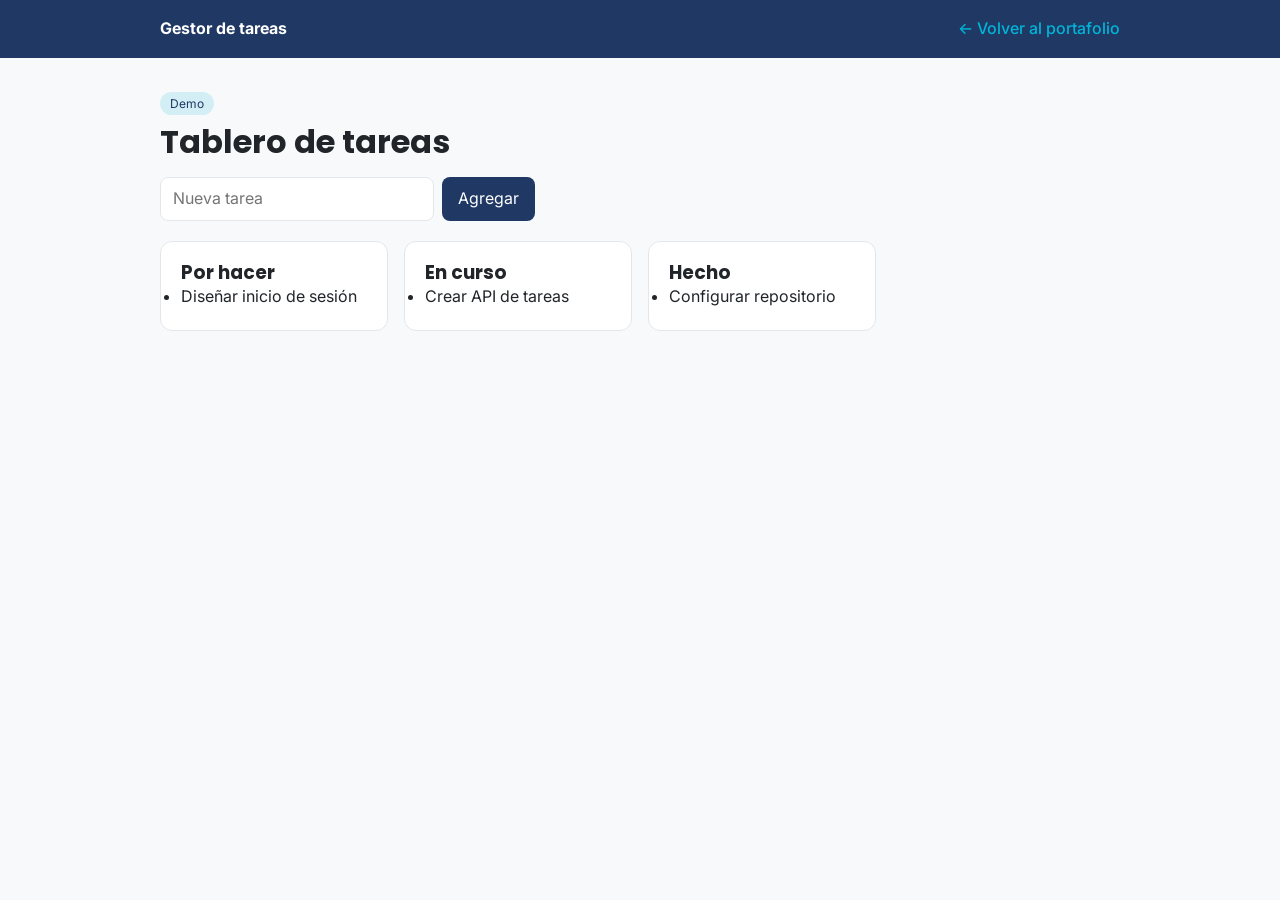
<file: portafolio/demos/tareas.html>
<!DOCTYPE html>
<html lang="es">
<head>
  <meta charset="UTF-8">
  <meta name="viewport" content="width=device-width, initial-scale=1.0">
  <link rel="icon" type="image/svg+xml" href="../img/favicon.svg">
  <title>Gestor de tareas · Demo</title>
  <link href="https://fonts.googleapis.com/css2?family=Inter:wght@400;500&family=JetBrains+Mono&family=Poppins:wght@600&display=swap" rel="stylesheet">
  <link rel="stylesheet" href="../css/demos.css">
</head>
<body>
  <header class="barra">
    <div class="contenedor">
      <strong>Gestor de tareas</strong>
      <a href="../index.html#proyectos">← Volver al portafolio</a>
    </div>
  </header>
  <main class="contenedor">
    <span class="etiqueta">Demo</span>
    <h1>Tablero de tareas</h1>
    <form id="formulario" style="margin-top:16px; display:flex; gap:8px; flex-wrap:wrap;">
      <input id="nueva" placeholder="Nueva tarea" required>
      <button class="boton">Agregar</button>
    </form>
    <div class="rejilla">
      <div class="tarjeta"><h3>Por hacer</h3><ul id="por-hacer"><li>Diseñar inicio de sesión</li></ul></div>
      <div class="tarjeta"><h3>En curso</h3><ul><li>Crear API de tareas</li></ul></div>
      <div class="tarjeta"><h3>Hecho</h3><ul><li>Configurar repositorio</li></ul></div>
    </div>
  </main>
  <script>
    document.getElementById('formulario').addEventListener('submit', (evento) => {
      evento.preventDefault();
      const campo = document.getElementById('nueva');
      const item = document.createElement('li');
      item.textContent = campo.value;
      document.getElementById('por-hacer').appendChild(item);
      campo.value = '';
    });
  </script>
</body>
</html>
</file>
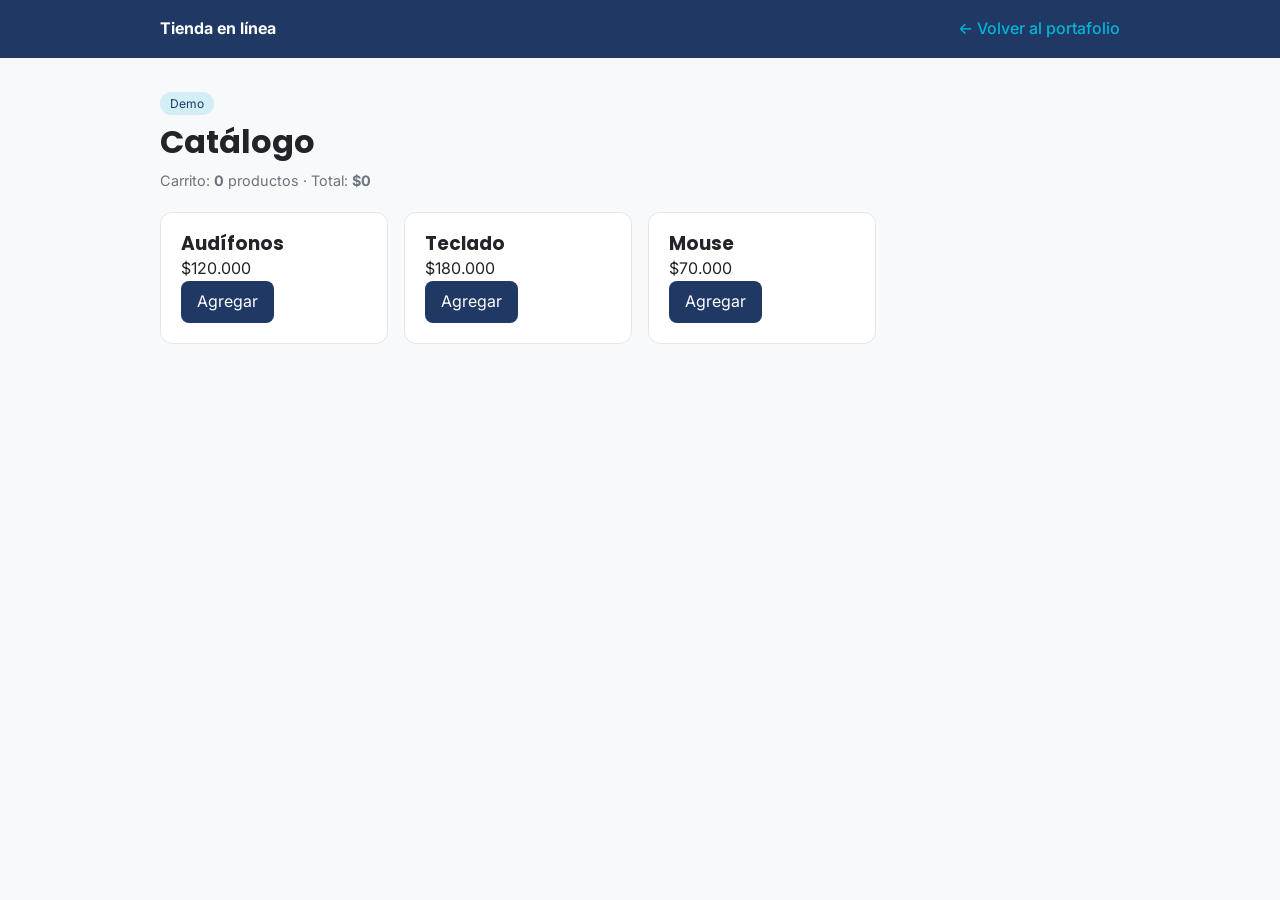
<file: portafolio/demos/tienda.html>
<!DOCTYPE html>
<html lang="es">
<head>
  <meta charset="UTF-8">
  <meta name="viewport" content="width=device-width, initial-scale=1.0">
  <link rel="icon" type="image/svg+xml" href="../img/favicon.svg">
  <title>Tienda en línea · Demo</title>
  <link href="https://fonts.googleapis.com/css2?family=Inter:wght@400;500&family=JetBrains+Mono&family=Poppins:wght@600&display=swap" rel="stylesheet">
  <link rel="stylesheet" href="../css/demos.css">
</head>
<body>
  <header class="barra">
    <div class="contenedor">
      <strong>Tienda en línea</strong>
      <a href="../index.html#proyectos">← Volver al portafolio</a>
    </div>
  </header>
  <main class="contenedor">
    <span class="etiqueta">Demo</span>
    <h1>Catálogo</h1>
    <p class="nota">Carrito: <strong id="carrito">0</strong> productos · Total: <strong id="total">$0</strong></p>
    <div class="rejilla">
      <div class="tarjeta"><h3>Audífonos</h3><p>$120.000</p><button class="boton" data-precio="120000">Agregar</button></div>
      <div class="tarjeta"><h3>Teclado</h3><p>$180.000</p><button class="boton" data-precio="180000">Agregar</button></div>
      <div class="tarjeta"><h3>Mouse</h3><p>$70.000</p><button class="boton" data-precio="70000">Agregar</button></div>
    </div>
  </main>
  <script>
    let cantidad = 0, total = 0;
    document.querySelectorAll('[data-precio]').forEach((boton) => {
      boton.addEventListener('click', () => {
        cantidad++;
        total += Number(boton.dataset.precio);
        document.getElementById('carrito').textContent = cantidad;
        document.getElementById('total').textContent = '$' + total.toLocaleString('es-CO');
      });
    });
  </script>
</body>
</html>
</file>
<file: portafolio/css/styles.css>
/* ==========================================================
   Portafolio fullstack · Estilos (Sprint 2)
   Paleta y tipografías definidas en HU01 (1.1.2)
   ========================================================== */
:root {
  --primario: #1F3864;
  --acento: #00B4D8;
  --fondo: #F8F9FA;
  --superficie: #FFFFFF;
  --texto: #212529;
  --texto-secundario: #6C757D;
  --borde: #E3E7EC;

  --fuente-titulos: "Poppins", sans-serif;
  --fuente-texto: "Inter", sans-serif;
  --fuente-codigo: "JetBrains Mono", monospace;

  --ancho-max: 1200px;
  --radio: 12px;
}

* { box-sizing: border-box; margin: 0; padding: 0; }

html { scroll-behavior: smooth; scroll-padding-top: 72px; }

body {
  font-family: var(--fuente-texto);
  color: var(--texto);
  background: var(--fondo);
  line-height: 1.6;
}

h1, h2, h3, h4 { font-family: var(--fuente-titulos); line-height: 1.2; }

.contenedor {
  max-width: var(--ancho-max);
  margin: 0 auto;
  padding: 0 24px;
}

/* ---------- HU01 · Encabezado ---------- */
.hero {
  background: var(--primario);
  color: #FFFFFF;
  padding: 72px 0;
}
.hero__contenido {
  display: flex;
  align-items: center;
  gap: 40px;
}
.hero__avatar {
  width: 160px;
  height: 160px;
  border-radius: 50%;
  border: 4px solid var(--acento);
  flex-shrink: 0;
  object-fit: cover;
}
.hero__saludo {
  font-family: var(--fuente-codigo);
  color: var(--acento);
  font-size: 0.95rem;
}
.hero__nombre {
  font-size: 3rem;
  font-weight: 700;
  margin: 4px 0;
}
.hero__rol {
  font-size: 1.15rem;
  font-weight: 500;
  opacity: 0.9;
}
.hero__descripcion {
  max-width: 640px;
  margin-top: 16px;
  opacity: 0.85;
}

/* ---------- Secciones ---------- */
.seccion { padding: 72px 0; }
.seccion--alterna { background: var(--superficie); }
.seccion__titulo {
  font-size: 2rem;
  color: var(--primario);
  margin-bottom: 24px;
  position: relative;
  padding-bottom: 12px;
}
.seccion__titulo::after {
  content: "";
  position: absolute;
  left: 0;
  bottom: 0;
  width: 56px;
  height: 4px;
  border-radius: 2px;
  background: var(--acento);
}

/* ---------- HU02 · Sobre mí ---------- */
.sobre-mi__resumen {
  max-width: 820px;
  color: var(--texto-secundario);
  margin-bottom: 40px;
}
.sobre-mi__columnas {
  display: grid;
  grid-template-columns: 1fr 1fr;
  gap: 48px;
}
.sobre-mi__subtitulo {
  font-size: 1.25rem;
  color: var(--primario);
  margin-bottom: 20px;
}
.linea-tiempo {
  list-style: none;
  border-left: 2px solid var(--borde);
  padding-left: 24px;
}
.linea-tiempo__item {
  position: relative;
  margin-bottom: 28px;
}
.linea-tiempo__item::before {
  content: "";
  position: absolute;
  left: -31px;
  top: 6px;
  width: 12px;
  height: 12px;
  border-radius: 50%;
  background: var(--acento);
  border: 2px solid var(--fondo);
}
.linea-tiempo__fecha {
  font-family: var(--fuente-codigo);
  font-size: 0.8rem;
  color: var(--acento);
}
.linea-tiempo__item h4 { font-size: 1.05rem; margin: 2px 0 4px; }
.linea-tiempo__item p { color: var(--texto-secundario); font-size: 0.95rem; }

/* ---------- HU03 · Habilidades ---------- */
.categoria {
  font-size: 1.05rem;
  color: var(--texto-secundario);
  font-weight: 600;
  margin: 32px 0 16px;
}
.categoria:first-of-type { margin-top: 0; }
.tarjetas {
  list-style: none;
  display: grid;
  grid-template-columns: repeat(auto-fill, minmax(140px, 1fr));
  gap: 16px;
}
.tarjeta {
  background: var(--fondo);
  border: 1px solid var(--borde);
  border-radius: var(--radio);
  padding: 20px 12px;
  display: flex;
  flex-direction: column;
  align-items: center;
  gap: 10px;
  font-weight: 500;
  transition: transform 0.2s ease, border-color 0.2s ease, box-shadow 0.2s ease;
}
.tarjeta img { width: 40px; height: 40px; object-fit: contain; }
.tarjeta:hover {
  transform: translateY(-4px);
  border-color: var(--acento);
  box-shadow: 0 8px 20px rgba(31, 56, 100, 0.08);
}

/* ---------- Pie ---------- */
.pie {
  background: var(--primario);
  color: rgba(255, 255, 255, 0.75);
  text-align: center;
  padding: 24px;
  font-size: 0.85rem;
}


/* ---------- HU05 · Navegación ---------- */
.nav {
  position: sticky;
  top: 0;
  z-index: 10;
  background: rgba(31, 56, 100, 0.97);
  backdrop-filter: blur(6px);
  border-bottom: 1px solid rgba(255, 255, 255, 0.08);
}
.nav__contenido {
  display: flex;
  align-items: center;
  justify-content: space-between;
  height: 64px;
}
.nav__marca {
  font-family: var(--fuente-codigo);
  color: var(--acento);
  text-decoration: none;
  font-size: 1.1rem;
}
.nav__menu {
  list-style: none;
  display: flex;
  gap: 32px;
}
.nav__menu a {
  color: rgba(255, 255, 255, 0.85);
  text-decoration: none;
  font-weight: 500;
  padding: 6px 0;
  border-bottom: 2px solid transparent;
  transition: color 0.2s ease, border-color 0.2s ease;
}
.nav__menu a:hover,
.nav__menu a:focus-visible {
  color: #FFFFFF;
  border-bottom-color: var(--acento);
}
.nav__boton {
  display: none;
  background: none;
  border: 0;
  cursor: pointer;
  padding: 8px;
}
.nav__boton span {
  display: block;
  width: 24px;
  height: 2px;
  margin: 5px 0;
  background: #FFFFFF;
  border-radius: 1px;
}

/* ---------- HU04 · Proyectos ---------- */
.seccion__intro {
  color: var(--texto-secundario);
  max-width: 720px;
  margin-bottom: 32px;
}
.proyectos {
  display: grid;
  grid-template-columns: repeat(auto-fill, minmax(250px, 1fr));
  gap: 24px;
}
.proyecto {
  background: var(--superficie);
  border: 1px solid var(--borde);
  border-radius: var(--radio);
  overflow: hidden;
  display: flex;
  flex-direction: column;
  transition: transform 0.2s ease, box-shadow 0.2s ease;
}
.proyecto:hover {
  transform: translateY(-4px);
  box-shadow: 0 12px 28px rgba(31, 56, 100, 0.12);
}
.proyecto__imagen {
  width: 100%;
  height: auto;
  aspect-ratio: 16 / 10;
  object-fit: cover;
  display: block;
}
.proyecto__cuerpo {
  padding: 20px;
  display: flex;
  flex-direction: column;
  gap: 12px;
  flex: 1;
}
.proyecto__titulo { font-size: 1.2rem; color: var(--primario); }
.proyecto__descripcion { color: var(--texto-secundario); font-size: 0.95rem; }
.proyecto__tecnologias {
  list-style: none;
  display: flex;
  flex-wrap: wrap;
  gap: 8px;
}
.proyecto__tecnologias li {
  font-family: var(--fuente-codigo);
  font-size: 0.75rem;
  color: var(--primario);
  background: rgba(0, 180, 216, 0.12);
  padding: 4px 10px;
  border-radius: 999px;
}
.proyecto__enlaces {
  display: flex;
  gap: 12px;
  margin-top: auto;
  padding-top: 8px;
}
.boton {
  display: inline-block;
  padding: 8px 18px;
  border-radius: 8px;
  font-weight: 500;
  font-size: 0.9rem;
  text-decoration: none;
  transition: background 0.2s ease, color 0.2s ease;
}
.boton--primario { background: var(--primario); color: #FFFFFF; }
.boton--primario:hover { background: var(--acento); }
.boton--secundario { border: 1px solid var(--primario); color: var(--primario); }
.boton--secundario:hover { background: var(--primario); color: #FFFFFF; }

/* ---------- HU11 · Diseño responsive ---------- */
/* Tablet */
@media (max-width: 900px) {
  .hero { padding: 56px 0; }
  .hero__nombre { font-size: 2.5rem; }
  .sobre-mi__columnas { grid-template-columns: 1fr; gap: 32px; }
  .seccion { padding: 56px 0; }
}

/* Móvil */
@media (max-width: 640px) {
  .contenedor { padding: 0 16px; }

  .nav__boton { display: block; }
  .nav__menu {
    display: none;
    position: absolute;
    top: 64px;
    left: 0;
    right: 0;
    flex-direction: column;
    gap: 0;
    background: var(--primario);
    padding: 8px 16px 16px;
    box-shadow: 0 12px 24px rgba(0, 0, 0, 0.15);
  }
  .nav__menu--abierto { display: flex; }
  .nav__menu a {
    display: block;
    padding: 12px 0;
    border-bottom: 1px solid rgba(255, 255, 255, 0.08);
  }

  .hero { padding: 40px 0; }
  .hero__contenido {
    flex-direction: column;
    text-align: center;
    gap: 24px;
  }
  .hero__avatar { width: 120px; height: 120px; }
  .hero__nombre { font-size: 2rem; }
  .hero__rol { font-size: 1rem; }

  .seccion { padding: 44px 0; }
  .seccion__titulo { font-size: 1.6rem; }

  .tarjetas { grid-template-columns: repeat(auto-fill, minmax(100px, 1fr)); gap: 12px; }
  .tarjeta { padding: 16px 8px; font-size: 0.9rem; }

  .proyectos { grid-template-columns: 1fr; }
  .proyecto__enlaces .boton { flex: 1; text-align: center; }
}
</file>
<file: portafolio/css/demos.css>
/* Estilos compartidos de las demos y páginas de código */
:root {
  --primario: #1F3864; --acento: #00B4D8; --fondo: #F8F9FA; --superficie: #FFFFFF;
  --texto: #212529; --texto-secundario: #6C757D; --borde: #E3E7EC; --radio: 12px;
}
* { box-sizing: border-box; margin: 0; padding: 0; }
body { font-family: "Inter", system-ui, sans-serif; background: var(--fondo); color: var(--texto); line-height: 1.6; }
h1, h2, h3 { font-family: "Poppins", system-ui, sans-serif; line-height: 1.2; }
.barra { background: var(--primario); color: #FFFFFF; padding: 16px 0; }
.barra .contenedor { display: flex; justify-content: space-between; align-items: center; gap: 16px; flex-wrap: wrap; }
.barra a { color: var(--acento); text-decoration: none; font-weight: 500; }
.contenedor { max-width: 1000px; margin: 0 auto; padding: 0 20px; }
main.contenedor { padding: 32px 20px 48px; }
.nota a { color: var(--primario); font-weight: 500; }
.etiqueta { display: inline-block; font-size: 0.75rem; background: rgba(0, 180, 216, 0.15); color: var(--primario); padding: 2px 10px; border-radius: 999px; margin-bottom: 8px; }
.tarjeta { background: var(--superficie); border: 1px solid var(--borde); border-radius: var(--radio); padding: 20px; }
.rejilla { display: grid; grid-template-columns: repeat(auto-fill, minmax(220px, 1fr)); gap: 16px; margin-top: 20px; }
.boton { background: var(--primario); color: #FFFFFF; border: 0; border-radius: 8px; padding: 8px 16px; font: inherit; cursor: pointer; }
.boton:hover { background: var(--acento); }
input, select { font: inherit; padding: 8px 12px; border: 1px solid var(--borde); border-radius: 8px; }
.nota { color: var(--texto-secundario); font-size: 0.9rem; margin-top: 8px; }
pre { background: #0F1B2D; color: #E6EDF3; padding: 20px; border-radius: var(--radio); overflow-x: auto; font-family: "JetBrains Mono", Consolas, monospace; font-size: 0.85rem; line-height: 1.5; }
</file>
